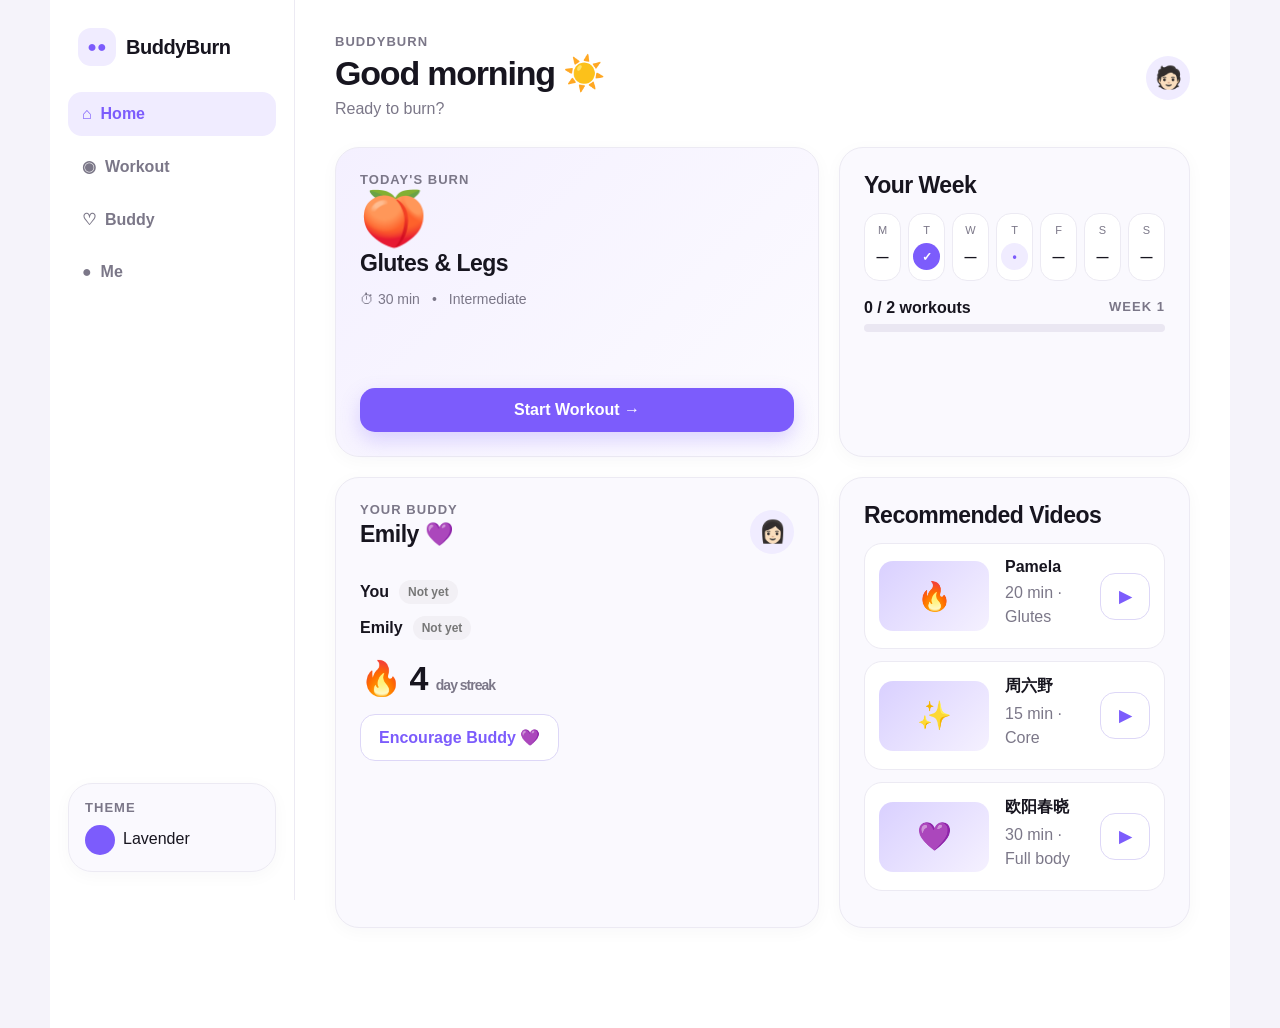
<file: index.html>
<!doctype html>
<html lang="en">
<head>
  <meta charset="UTF-8" />
  <meta name="viewport" content="width=device-width, initial-scale=1.0, viewport-fit=cover" />
  <meta name="theme-color" content="#7C5CFC" />
  <meta name="apple-mobile-web-app-capable" content="yes" />
  <meta name="apple-mobile-web-app-status-bar-style" content="default" />
  <title>BuddyBurn</title>
  <link rel="manifest" href="manifest.json" />
  <link rel="stylesheet" href="styles.css" />
</head>
<body>
  <div id="app"></div>
  <script src="app.js"></script>
</body>
</html>
</file>
<file: styles.css>
:root {
  --primary:#7C5CFC;
  --primary-2:#A996FF;
  --primary-soft:#F0ECFF;
  --bg:#FFFFFF;
  --surface:#FAF9FE;
  --text:#17151F;
  --muted:#7B7788;
  --line:#ECEAF3;
  --success:#6C5CE7;
  --shadow:0 12px 35px rgba(74,58,150,.10);
  --radius:24px;
}
*{box-sizing:border-box}
body{margin:0;background:#F5F3FA;color:var(--text);font-family:-apple-system,BlinkMacSystemFont,"SF Pro Display","Segoe UI",sans-serif}
button,input{font:inherit}
button{cursor:pointer}
.shell{max-width:1180px;margin:0 auto;min-height:100vh;background:var(--bg);display:flex}
.sidebar{width:245px;border-right:1px solid var(--line);padding:28px 18px;display:flex;flex-direction:column;gap:26px;position:sticky;top:0;height:100vh}
.brand{display:flex;align-items:center;gap:10px;padding:0 10px}
.logo{width:38px;height:38px;border-radius:13px;background:var(--primary-soft);display:grid;place-items:center;color:var(--primary);font-weight:800}
.brand b{font-size:20px;letter-spacing:-.5px}
.nav{display:grid;gap:8px}
.nav button{border:0;background:transparent;text-align:left;padding:13px 14px;border-radius:14px;color:var(--muted);font-weight:650}
.nav button.active,.nav button:hover{background:var(--primary-soft);color:var(--primary)}
.sidebar .spacer{flex:1}
.theme-dot{width:30px;height:30px;border-radius:50%;background:var(--primary);display:inline-block;vertical-align:middle;margin-right:8px}
.main{flex:1;padding:34px 40px 100px;min-width:0}
.top{display:flex;justify-content:space-between;align-items:center;margin-bottom:26px}
.kicker{font-size:13px;color:var(--muted);font-weight:700;letter-spacing:.08em;text-transform:uppercase}
h1{font-size:34px;letter-spacing:-1.2px;margin:4px 0}
h2{font-size:23px;margin:0 0 14px;letter-spacing:-.5px}
p{color:var(--muted);line-height:1.5}
.avatar{width:44px;height:44px;border-radius:50%;background:var(--primary-soft);display:grid;place-items:center;font-size:22px}
.grid{display:grid;grid-template-columns:1.45fr 1fr;gap:20px}
.card{background:var(--surface);border:1px solid var(--line);border-radius:var(--radius);padding:24px;box-shadow:0 4px 18px rgba(25,20,50,.03)}
.hero{background:linear-gradient(135deg,#F4F0FF,#FCFBFF);min-height:310px;display:flex;flex-direction:column;justify-content:space-between}
.hero .emoji{font-size:54px}
.meta{display:flex;gap:12px;flex-wrap:wrap;color:var(--muted);font-size:14px}
.btn{border:0;border-radius:15px;padding:13px 18px;font-weight:750}
.btn.primary{background:var(--primary);color:#fff;box-shadow:0 8px 20px rgba(124,92,252,.25)}
.btn.secondary{background:#fff;color:var(--primary);border:1px solid #DDD7F7}
.btn.ghost{background:transparent;color:var(--primary);padding-left:0}
.week{display:grid;grid-template-columns:repeat(7,1fr);gap:7px}
.day{padding:10px 4px;border-radius:15px;text-align:center;border:1px solid var(--line);background:#fff}
.day small{display:block;color:var(--muted);font-size:11px;margin-bottom:7px}
.day b{display:block;width:27px;height:27px;border-radius:50%;margin:auto;display:grid;place-items:center;font-size:12px}
.day.done b{background:var(--primary);color:#fff}.day.plan b{background:var(--primary-soft);color:var(--primary)}
.progress{height:8px;background:#EAE7F2;border-radius:99px;overflow:hidden}.progress i{display:block;height:100%;background:var(--primary);border-radius:99px}
.buddy{display:flex;justify-content:space-between;gap:15px;align-items:center}
.buddy-status{display:flex;gap:10px;align-items:center}
.status{font-size:12px;padding:5px 9px;border-radius:99px;font-weight:750}.status.done{background:#EDEAFF;color:var(--primary)}.status.pending{background:#F2F0F5;color:#777}
.streak{font-size:34px;font-weight:800;letter-spacing:-1px}
.video{display:flex;gap:16px;align-items:center;padding:14px;border-radius:18px;background:#fff;border:1px solid var(--line);margin-bottom:12px}
.thumb{width:110px;height:70px;border-radius:14px;background:linear-gradient(135deg,#D9D0FF,#F5F1FF);display:grid;place-items:center;font-size:28px}
.tabs{display:flex;gap:8px;margin-bottom:20px}.tabs button{border:1px solid var(--line);background:#fff;border-radius:999px;padding:9px 14px;color:var(--muted);font-weight:700}.tabs button.active{background:var(--primary);color:#fff;border-color:var(--primary)}
.chat{display:flex;flex-direction:column;gap:12px;max-width:720px}.bubble{max-width:75%;padding:13px 16px;border-radius:18px;background:#F1EEFF}.bubble.me{align-self:flex-end;background:var(--primary);color:#fff}.composer{display:flex;gap:8px;margin-top:14px}.composer input{flex:1;border:1px solid var(--line);border-radius:15px;padding:13px 14px;outline:none}.composer input:focus{border-color:var(--primary)}
.choice-grid{display:grid;grid-template-columns:repeat(3,1fr);gap:12px}.choice{border:1px solid var(--line);background:#fff;padding:16px;border-radius:17px;text-align:left}.choice.selected{border:2px solid var(--primary);background:var(--primary-soft)}
.settings-row{display:flex;justify-content:space-between;align-items:center;padding:17px 0;border-bottom:1px solid var(--line)}
.mobile-nav{display:none}
.toast{position:fixed;left:50%;bottom:28px;transform:translateX(-50%);background:#191722;color:#fff;padding:12px 18px;border-radius:999px;box-shadow:var(--shadow);z-index:10}
@media(max-width:800px){
 .shell{display:block}.sidebar{display:none}.main{padding:24px 18px 90px}.grid{grid-template-columns:1fr}.choice-grid{grid-template-columns:repeat(2,1fr)}
 .mobile-nav{display:flex;position:fixed;bottom:0;left:0;right:0;background:rgba(255,255,255,.95);backdrop-filter:blur(15px);border-top:1px solid var(--line);z-index:9;justify-content:space-around;padding:9px 5px calc(9px + env(safe-area-inset-bottom))}
 .mobile-nav button{border:0;background:transparent;color:var(--muted);font-size:12px;font-weight:700}.mobile-nav button.active{color:var(--primary)}
}
</file>
